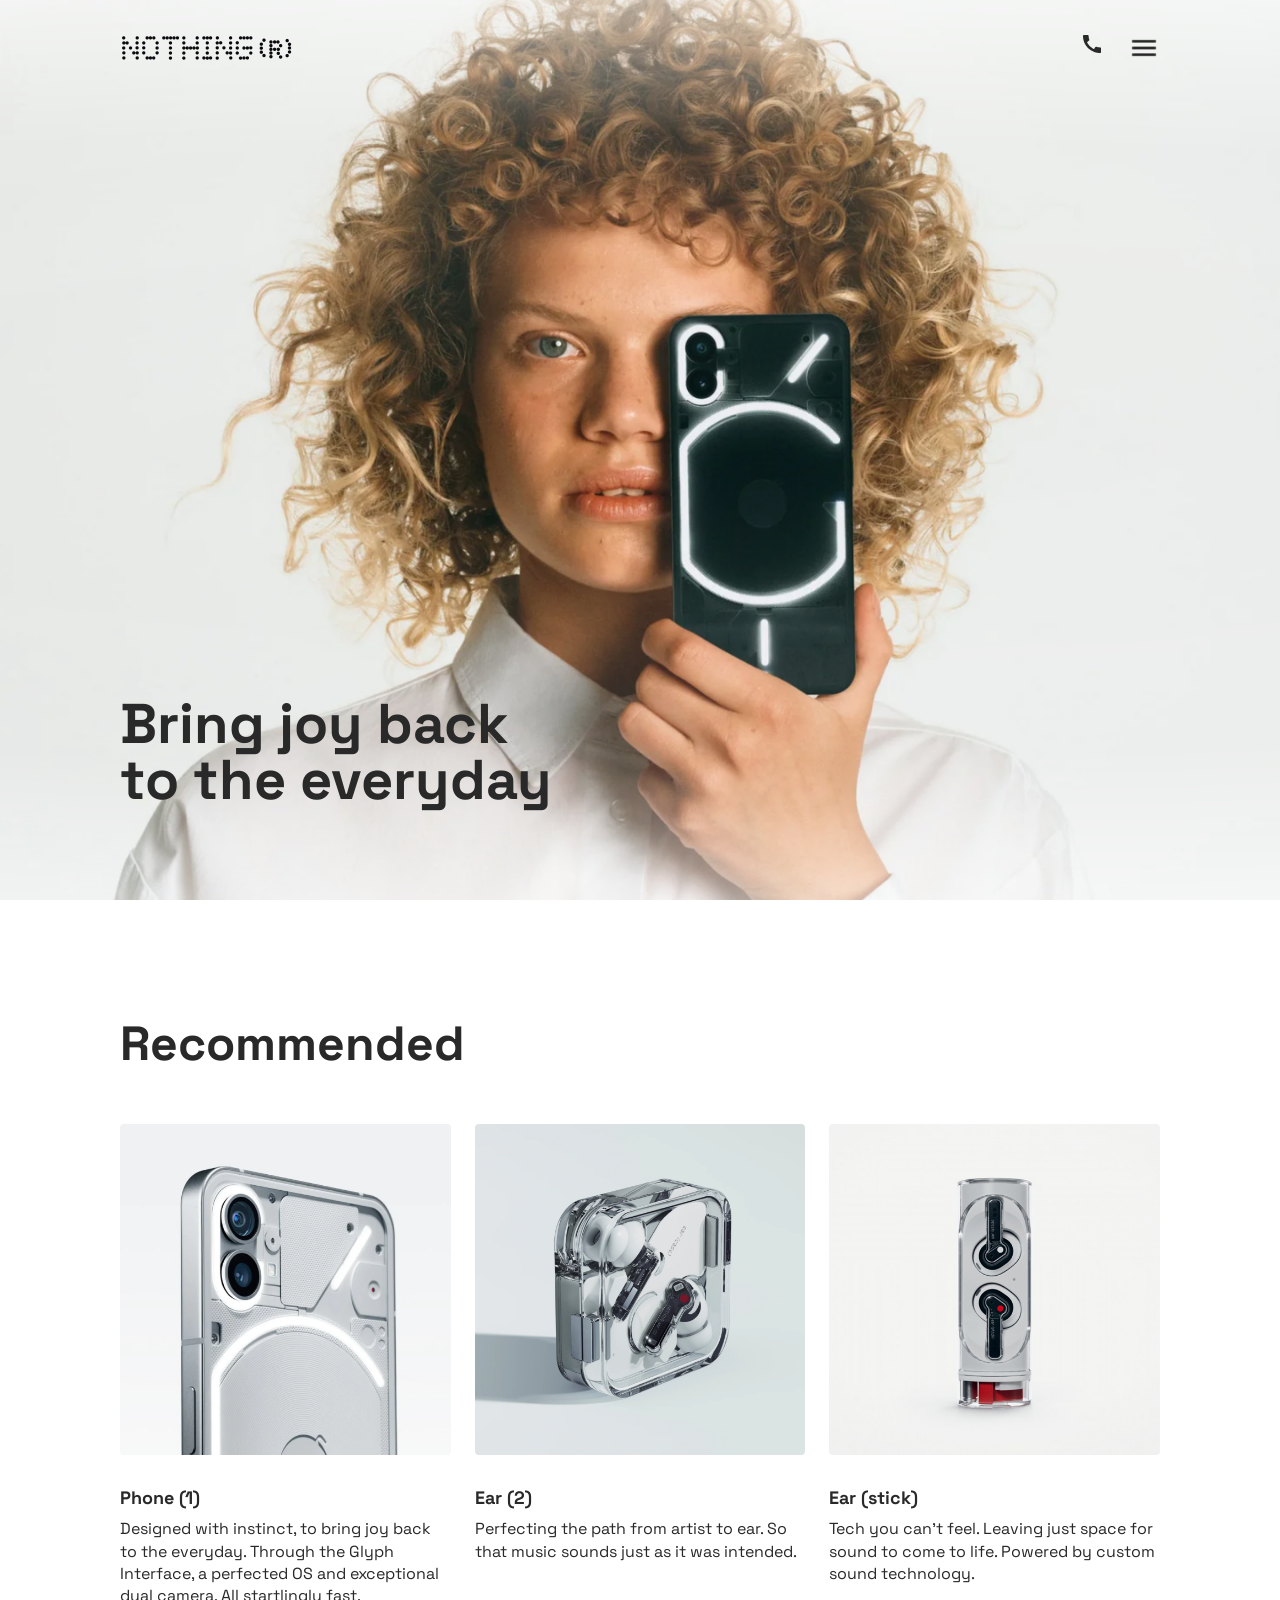
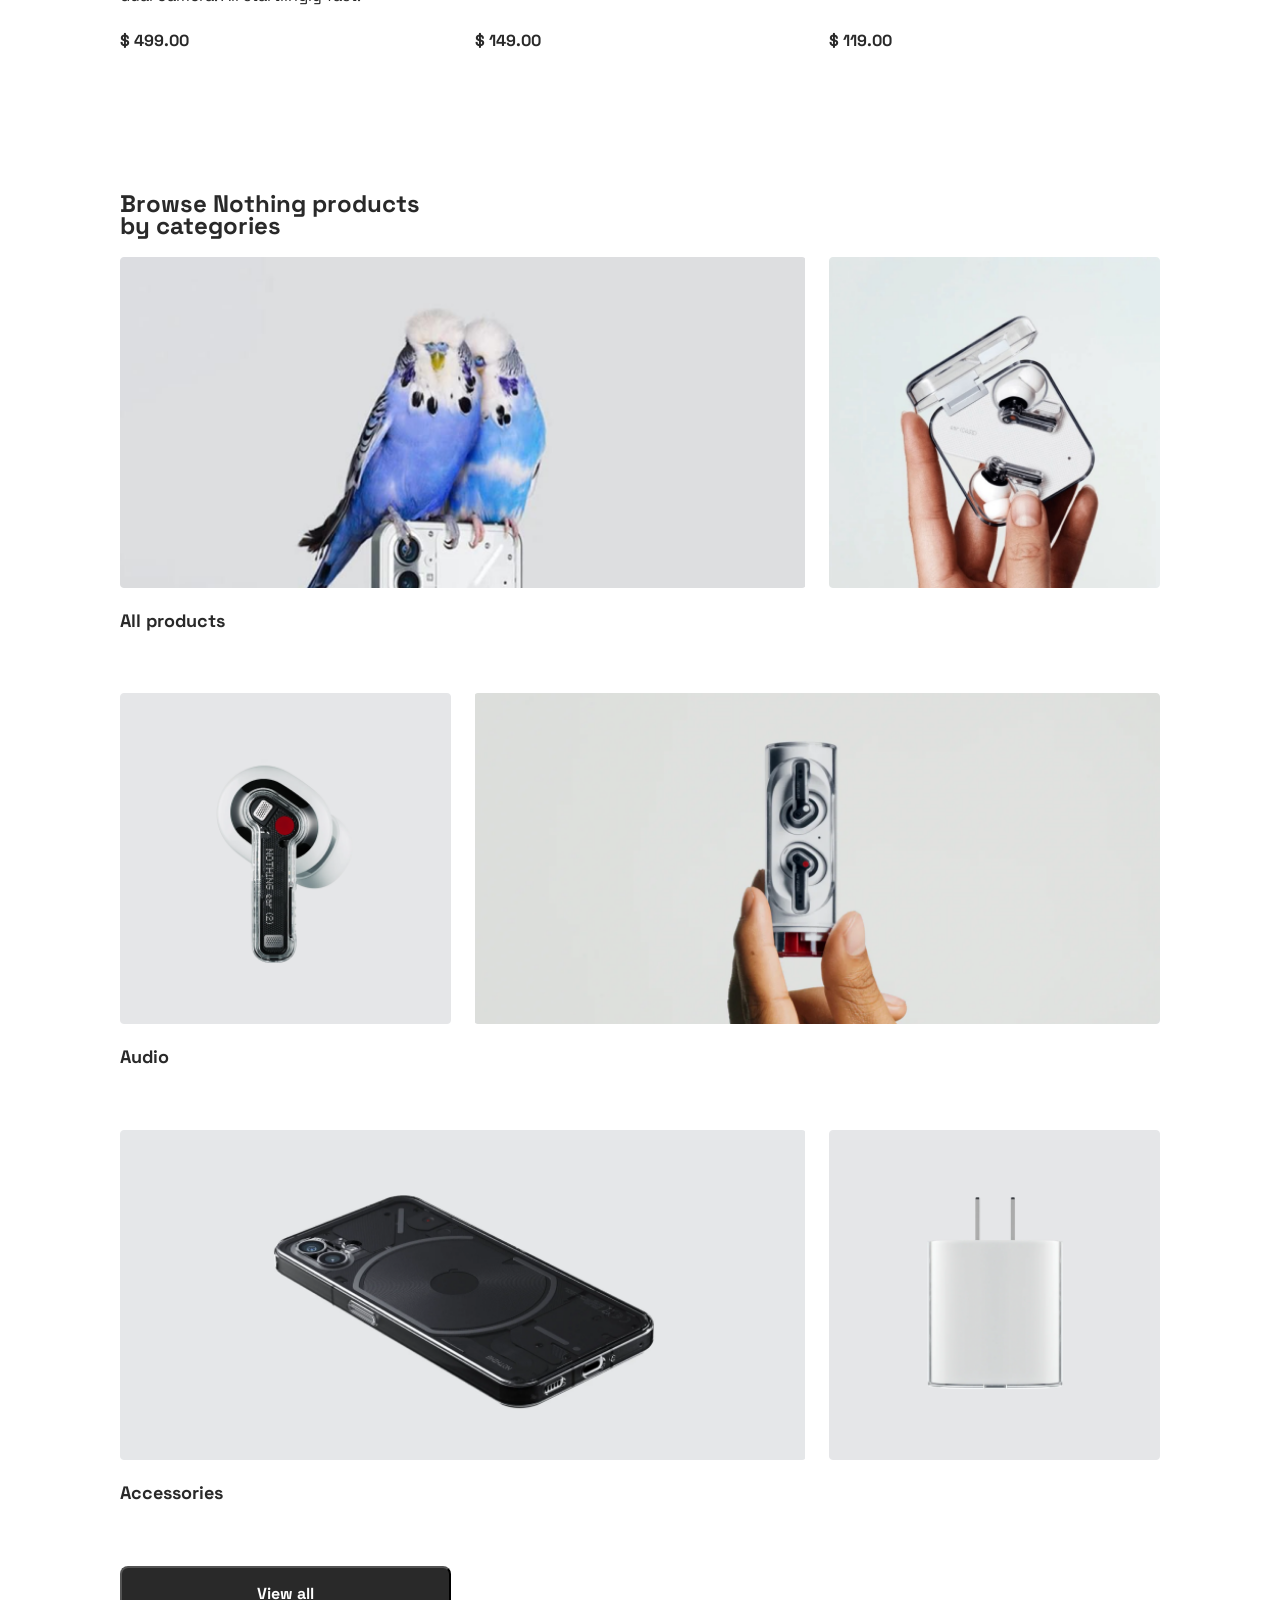
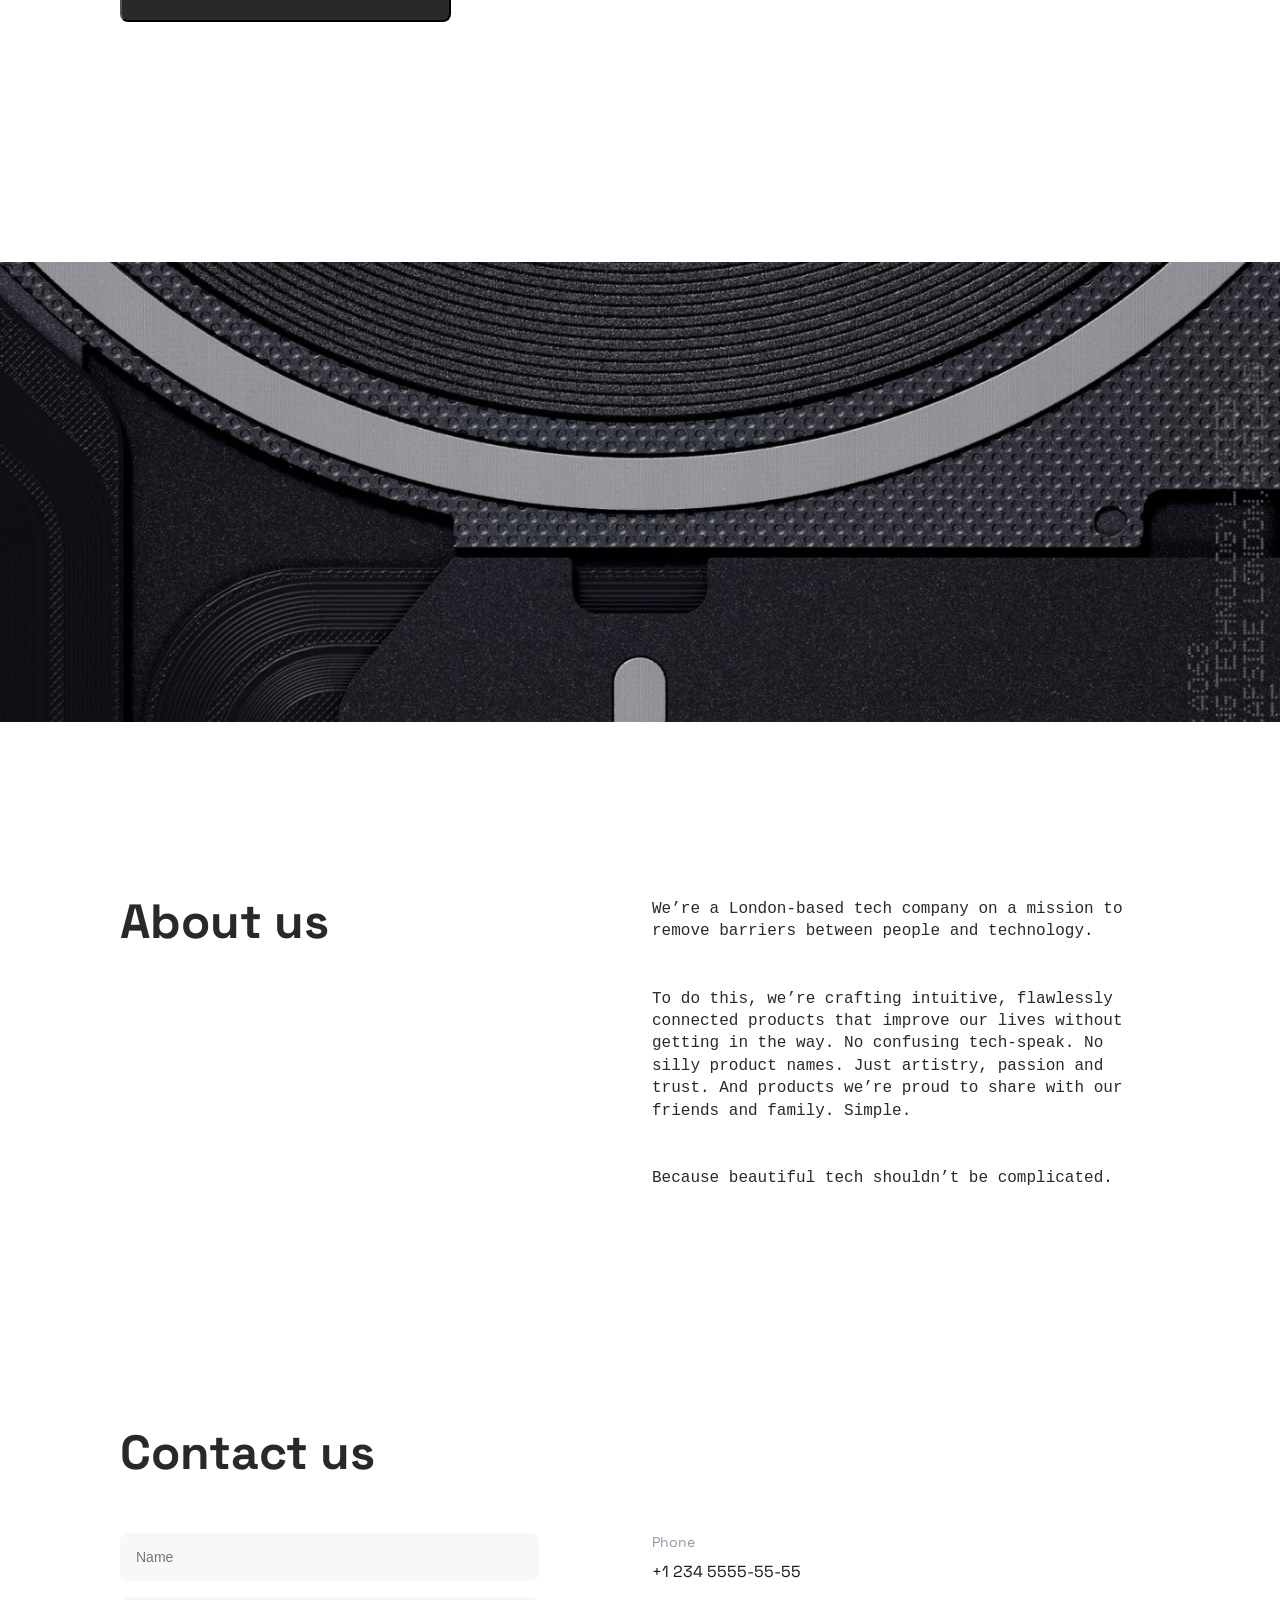
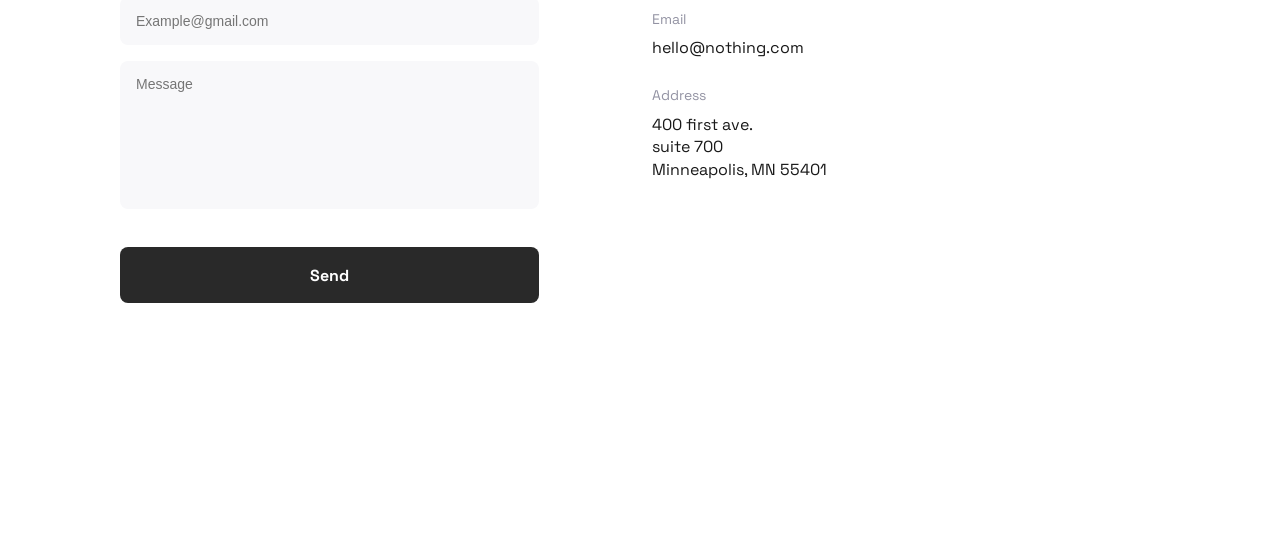
<file: index.html>
<!doctype html><html lang="en" class="page"><head><meta charset="utf-8"><meta http-equiv="X-UA-Compatible" content="IE=edge"><meta name="viewport" content="width=device-width, initial-scale=1.0"><title>Nothing</title><link rel="icon shortcut" href="favicon-nothing.7705c816.png" type="image/x-icon"><link rel="preconnect" href="https://fonts.googleapis.com"><link rel="preconnect" href="https://fonts.gstatic.com"><link rel="stylesheet" href="https://fonts.googleapis.com/css2?family=Space+Grotesk:wght@300;700;800&display=swap"><link rel="stylesheet" href="index.e7c8b26c.css"><script src="index.cabb280d.js" defer></script></head><body class="page__body"> <header class="header"> <div class="container"> <div class="header__content"> <div class="top-bar"> <a href="#" class="top-bar__logo-link"> <img src="logo-2x.de040e24.png" alt="Nothing logo" class="top-bar__logo"> </a> <div class="top-bar__icons"> <a href="tel:+1 234 5555-55-55" class="icon icon--phone"> </a> <a href="#menu" class="icon icon--menu"></a> </div> </div> <div class="header__bottom"> <h1 class="header__title"> Bring joy back <br> to the everyday </h1> </div> </div> </div> </header> <aside class="menu page__menu" id="menu"> <div class="container"> <div class="menu__top top-bar"> <a href="#" class="top-bar__logo-link"> <img src="logo-2x.de040e24.png" alt="Nothing logo" class="top-bar__logo"> </a> <a href="#" class="icon icon--close"></a> </div> <div class="menu__bottom"> <nav class="menu__nav nav"> <ul class="nav__list"> <li class="nav__item"> <a class="nav__link" href="#recommended"> Recommended </a> </li> <li class="nav__item"> <a class="nav__link" href="#store"> Store </a> </li> <li class="nav__item"> <a class="nav__link" href="#about-us"> About us </a> </li> <li class="nav__item"> <a class="nav__link" href="#contact-us"> Contact us </a> </li> </ul> </nav> <a href="tel:+1 234 5555-55-55" class="menu__phone-number"> +1 234 5555-55-55 </a> <a href="tel:+1 234 5555-55-55" class="menu__call-to-order"> Call to order </a> </div> </div> </aside> <main class="main"> <div class="container"> <div class="main__content"> <section class="recommended" id="recommended"> <h2 class="section-title section-title--recommended">Recommended</h2> <div class="recommended__products"> <article class="product recommended__product"> <img src="Phone%20(1).293723cf.png" alt="Phone (1)" class="product__photo"> <h3 class="product__title"> <a href="#" class="item-link"> Phone (1) </a> </h3> <div class="product__wrap"> <p class="product__description--desktop"> Designed with instinct, to bring joy back to the everyday. Through the Glyph Interface, a perfected OS and exceptional dual camera. All startlingly fast. </p> </div> <p class="product__price">$ 499.00</p> </article> <article class="product recommended__product"> <img src="Ear%20(2).30bbc84a.png" alt="Ear (2)" class="product__photo"> <h3 class="product__title"> <a href="#" class="item-link"> Ear (2) </a> </h3> <div class="product__wrap"> <p class="product__description--desktop"> Perfecting the path from artist to ear. So that music sounds just as it was intended. </p> </div> <p class="product__price">$ 149.00</p> </article> <article class="product recommended__product"> <img src="Ear%20(stick).486165fc.png" alt="Ear (stick)" class="product__photo"> <h3 class="product__title"> <a href="#" class="item-link"> Ear (stick) </a> </h3> <div class="product__wrap"> <p class="product__description--desktop"> Tech you can’t feel. Leaving just space for sound to come to life. Powered by custom sound technology. </p> </div> <p class="product__price">$ 119.00</p> </article> </div> </section> <section class="store" id="store"> <h2 class="section-title--store">Browse Nothing products <br> by categories</h2> <div class="store__wrapper"> <article class="store-item"> <div class="store-item__photos"> <a href="#" class="store-item__link store-item__link--wide"> <img class="store-item__photo" src="All%20products%20-%20wide.5d7d6ce6.png" alt="All products"> </a> <a href="#" class="store-item__link store-item__link--square"> <img class="store-item__photo" src="All%20products%20-%20square.2ee01a75.png" alt="All products"> </a> </div> <h3 class="store-item__title">All products</h3> </article> <article class="store-item"> <div class="store-item__photos"> <a href="#" class="store-item__link store-item__link--square"> <img class="store-item__photo" src="Audio%20-%20square.fbda9123.png" alt="Audio"> </a> <a href="#" class="store-item__link store-item__link--wide"> <img class="store-item__photo" src="Audio%20-%20wide.7222803a.png" alt="Audio"> </a> </div> <h3 class="store-item__title">Audio</h3> </article> <article class="store-item"> <div class="store-item__photos"> <a href="#" class="store-item__link store-item__link--wide"> <img class="store-item__photo" src="Accessories%20-%20wide.c9d55b01.png" alt="Accessories"> </a> <a href="#" class="store-item__link store-item__link--square"> <img class="store-item__photo" src="Accessories%20-%20square.dc70459c.png" alt="Accessories"> </a> </div> <h3 class="store-item__title">Accessories</h3> </article> <div class="store__button-wrap"> <button type="button" class="store__button--content"> View all </button> </div> </div> </section> <div class="main__bg"> <div class="main__bg--phone"></div> </div> <section class="about-us" id="about-us"> <h2 class="about-us__title section-title section-title--about"> About us </h2> <div class="about-us__description-wrap"> <p class="about-us__description"> We’re a London-based tech company on a mission to remove barriers between people and technology. </p> <br> <br> <p class="about-us__description"> To do this, we’re crafting intuitive, flawlessly connected products that improve our lives without getting in the way. No confusing tech-speak. No silly product names. Just artistry, passion and trust. And products we’re proud to share with our friends and family. Simple. </p> <br> <br> <p class="about-us__description"> Because beautiful tech shouldn’t be complicated. </p> </div> </section> <section class="contact-us" id="contact-us"> <h2 class="contact-us__title section-title section-title--contact"> Contact us </h2> <form class="contact-us__form" onsubmit="this.reset(); return false;"> <div class="contact-us__form-field contact-us__form-field--name"> <label for="name"></label> <input class="contact-us__input" type="text" id="name" name="name" placeholder="Name" required> </div> <div class="contact-us__form-field"> <label for="email"></label> <input class="contact-us__input" type="email" id="email" placeholder="Example@gmail.com" required> </div> <div class="contact-us__form-field"> <label for="message"></label> <textarea class="contact-us__input contact-us__input--message" type="text" id="message" placeholder="Message" required></textarea> </div> <div class="contact-us__button"> <button class="contact-us__button--content" type="submit"> Send </button> </div> </form> <div class="contact-us__info"> <div class="contact-us__info__items"> <div class="contact-us__info--label">Phone</div> <a href="tel:+1 234 5555-55-55" class="contact-us__info--value--phone"> +1 234 5555-55-55 </a> </div> <div class="contact-us__info__items"> <div class="contact-us__info--label">Email</div> <a href="#" class="contact-us__info--value--email"> hello@nothing.com </a> </div> <div class="contact-us__info__items contact-us__info__items--address"> <div class="contact-us__info--label">Address</div> <div class="contact-us__info--value--address"> <a href="https://www.google.com.ua/maps/place/400+N+1st+Ave+STE+700,+Minneapolis,+MN+55401" target="_blank" rel="noopener noreferrer"> 400 first ave.<br> suite 700<br> Minneapolis, MN 55401 </a> </div> </div> </div> </section> </div> </div> </main> <footer class="footer"></footer> </body></html>
</file>
<file: index.e7c8b26c.css>
.container{padding-left:20px;padding-right:20px}@media (min-width:576px){.container{padding-left:72px;padding-right:72px}}@media (min-width:1024px){.container{max-width:1600px;margin-left:auto;margin-right:auto;padding-left:120px;padding-right:120px}}.page{color:#292929;scroll-behavior:smooth;font-family:Space Grotesk,sans-serif;font-size:16px;line-height:22.4px;overflow-x:hidden}.page__body{min-width:320px;margin:0;position:relative}.page__menu{opacity:0;pointer-events:none;width:100%;transition:all .3s;position:fixed;top:0;left:0;right:0;transform:translate(-100%)}.page__menu:target{opacity:1;pointer-events:all;transform:translate(0)}.page:has(.page__menu:target){overflow:hidden}.header{background-image:url(header-bg.4efab7ed.png);background-position:50%;background-size:cover}.header__content{-ms-flex-direction:column;flex-direction:column;-ms-flex-pack:justify;justify-content:space-between;height:100vh;display:-ms-flexbox;display:flex}.header__title{width:100%;margin:0;font-family:Space Grotesk,sans-serif;font-size:36px;font-weight:700;line-height:36px}@media (min-width:576px){.header__title{font-size:48px;line-height:48px}}@media (min-width:1024px){.header__title{font-size:56px;line-height:56px}}.header__bottom{padding-bottom:40px}@media (min-width:576px){.header__bottom{padding-bottom:65px}}@media (min-width:1024px){.header__bottom{padding-bottom:92px}}.top-bar{-ms-flex-pack:justify;justify-content:space-between;-ms-flex-align:center;align-items:center;padding-top:24px;padding-bottom:24px;display:-ms-flexbox;display:flex}@media (min-width:576px){.top-bar{padding-top:32px;padding-bottom:32px}}.top-bar__icons{gap:24px;display:-ms-flexbox;display:flex}.top-bar__logo-link{display:-ms-flexbox;display:flex}.top-bar__logo{height:16px;transition:transform .3s}.top-bar__logo:hover{transform:scale(1.2)}@media (min-width:576px){.top-bar__logo{height:24px}}.icon{cursor:pointer;background-position:50%;background-size:cover;width:24px;height:24px;transition:transform .3s;display:block}.icon:hover{cursor:url(cursor-mouse-mice.62952a0c.png),auto;transform:scale(1.2)}@media (min-width:576px){.icon{width:32px;height:32px}}.icon--phone{background-image:url(icon-phone.551a8fc1.png);background-position:50%;background-repeat:no-repeat;background-size:contain;width:24px;height:24px;text-decoration:none;display:block;position:relative}.icon--phone:hover{transform:scale(1.2)}@media (min-width:1024px){.icon--phone:hover:before{content:"+1 234 555-55-55";color:#292929;letter-spacing:2px;text-align:left;width:200px;height:40px;margin-left:-150px;font-size:12px;font-weight:700;line-height:32px;text-decoration:none;display:block}}.icon--menu{background-image:url(icon-burger-menu.f40d956e.png)}.icon--menu:hover{background-image:url(icon-burger-menu-hover.24b5ee83.png)}.icon--close{background-image:url(icon-close.994afd48.png)}.nav__list{-ms-flex-direction:column;flex-direction:column;gap:32px;margin:0;padding:0;list-style:none;display:-ms-flexbox;display:flex}.nav__link{color:inherit;letter-spacing:2px;font-size:22px;line-height:22px;text-decoration:none;position:relative}.nav__link:after{content:"";transform-origin:0;background-color:#292929;width:100%;height:1px;transition:transform .3s;display:block;position:absolute;bottom:-8px;transform:scale(0)}.nav__link:hover:after{transform:scale(1)}.menu{box-sizing:border-box;background-color:#e5e6e8;height:100vh;font-weight:700;overflow:auto}.menu__top{z-index:1;background-color:#e5e5e5;margin-bottom:32px;position:sticky;top:0}@media (min-width:576px){.menu__top{margin-bottom:0}}.menu__nav{margin-bottom:48px}.menu__phone-number{color:inherit;margin-bottom:16px;font-size:16px;line-height:22.4px;text-decoration:none;display:block}.menu__call-to-order{letter-spacing:2px;color:inherit;text-transform:uppercase;border-bottom:1px solid #292929;width:-moz-fit-content;width:fit-content;padding-bottom:4px;font-size:16px;line-height:22.4px;text-decoration:none;display:block}.main__content{row-gap:96px;padding-top:96px;padding-bottom:96px;display:grid}@media (min-width:576px){.main__content{row-gap:120px;padding-top:120px;padding-bottom:120px}}.main__bg{margin:0 -20px;padding-top:96px}@media (min-width:576px){.main__bg{margin:0 -72px;padding-top:120px}}@media (min-width:1024px){.main__bg{margin:0 -120px}}.main__bg--phone{background-image:url(after-store-items.a20826cd.png);background-position:50%;background-repeat:no-repeat;background-size:cover;width:100%;height:200px}@media (min-width:576px){.main__bg--phone{height:460px}}.product__photo{cursor:pointer;border-radius:4px;width:100%;transition:transform .3s}.product__photo:hover{cursor:url(cursor-mouse-mice.62952a0c.png),auto;transform:scale(1.08)}.product__title{text-align:left;color:#292929;margin-top:24px;margin-bottom:8px;font-family:Space Grotesk,sans-serif;font-size:18px;font-weight:700;line-height:25.2px}.product__wrap{-ms-flex-direction:column;flex-direction:column;-ms-flex-line-pack:end;align-content:flex-end;display:-ms-flexbox;display:flex}.product__description{text-align:left;color:#292929;margin:0;font-family:Space Mono,monospace;font-size:16px;font-weight:400;line-height:22.4px}.product__description--desktop{height:88px;margin-bottom:12px}.product__price{margin:12px 0 0;font-family:Space Grotesk,sans-serif;font-size:16px;font-weight:700;line-height:22.4px}.recommended__products{--columns:2;grid-template-columns:repeat(var(--columns),1fr);gap:40px 20px;display:grid}@media (min-width:576px){.recommended__products{--columns:6;column-gap:24px}}@media (min-width:1024px){.recommended__products{--columns:12;column-gap:24px}}.recommended__product{grid-column:1/-1;transition:transform .3s}@media (min-width:576px){.recommended__product{grid-column:2/-2}}@media (min-width:1024px){.recommended__product{grid-column:span 4}}.item-link{color:#292929;text-decoration:none}.about-us{--columns:2;grid-template-columns:repeat(var(--columns),1fr);gap:0;display:grid}@media (min-width:576px){.about-us{--columns:6;column-gap:24px}}@media (min-width:1024px){.about-us{--columns:12;column-gap:24px}}@media (min-width:576px){.about-us{margin-top:56px}}.about-us__title{grid-column:1/-1}@media (min-width:576px){.about-us__title{grid-column:1/4}}@media (min-width:1024px){.about-us__title{grid-column:1/4}}.about-us__description-wrap{text-align:left;color:#292929;grid-column:1/-1;font-family:Space Mono,monospace;font-size:16px;font-weight:400;line-height:22.4px}@media (min-width:576px){.about-us__description-wrap{grid-column:4/7}}@media (min-width:1024px){.about-us__description-wrap{grid-column:7/13}}.about-us__description-wrap__description{-ms-flex-direction:column;flex-direction:column;gap:22px;display:-ms-flexbox;display:flex}p{margin:0}.section-title{text-align:left;margin:0 0 48px;font-family:Space Grotesk,sans-serif;font-size:32px;font-weight:700;line-height:100%}@media (min-width:576px){.section-title{margin-bottom:56px;font-size:40px}}@media (min-width:1024px){.section-title{font-size:48px}}.section-title--recommended{grid-column:1/-1}@media (min-width:576px){.section-title--recommended{grid-column:1/6}}@media (min-width:1024px){.section-title--recommended{grid-column:1/7}}.section-title--store{grid-column:1/-1}@media (min-width:576px){.section-title--store{grid-column:1/6}}@media (min-width:1024px){.section-title--store{grid-column:1/8}}.section-title--about{margin-top:48px;margin-bottom:24px}@media (min-width:576px){.section-title--about{margin-top:0;margin-bottom:0}}.section-title--contact{margin-top:104px}@media (min-width:576px){.section-title--contact{margin-top:120px}}@media (min-width:1024px){.section-title--contact{margin-top:120px}}.store__wrapper{row-gap:40px;display:grid}@media (min-width:576px){.store__wrapper{row-gap:56px}}.store__button-wrap{cursor:pointer;--columns:2;grid-template-columns:repeat(var(--columns),1fr);column-gap:20px;transition:transform .3s;display:grid}.store__button-wrap:hover{cursor:url(cursor-mouse-mice.62952a0c.png),auto;transform:scale(1.08)}@media (min-width:576px){.store__button-wrap{--columns:6;column-gap:24px}}@media (min-width:1024px){.store__button-wrap{--columns:12;column-gap:24px}}.store__button--content{color:#fff;text-align:center;background:#292929;border-radius:8px;grid-column:span 2;width:100%;height:56px;margin:0;font-family:Space Grotesk,sans-serif;font-size:16px;font-weight:700;line-height:27px}@media (min-width:576px){.store__button--content{grid-column:span 6}}@media (min-width:1024px){.store__button--content{grid-column:span 4}}.store__button--content:hover{color:#292929;background:#f8f8fa;border:2px solid #f0f1f4}.store__button--content:active{color:#fff;background:#111}.store-item__photos{--columns:2;grid-template-columns:repeat(var(--columns),1fr);column-gap:20px;display:grid}@media (min-width:576px){.store-item__photos{--columns:6;column-gap:24px}}@media (min-width:1024px){.store-item__photos{--columns:12;column-gap:24px}}.store-item__photo{object-fit:cover;width:100%;height:100%;transition:transform .3s;position:absolute}.store-item__link{cursor:pointer;transition:transform .3s;position:relative}.store-item__link:hover{cursor:url(cursor-mouse-mice.62952a0c.png),auto;transform:scale(1.05)}@media (min-width:576px){.store-item__link--wide{grid-column:span 4}}@media (min-width:1024px){.store-item__link--wide{grid-column:span 8}}.store-item__link--square{height:0;padding-bottom:100%}@media (min-width:576px){.store-item__link--square{grid-column:span 2}}@media (min-width:1024px){.store-item__link--square{grid-column:span 4}}.store-item__title{margin:16px 0 0;font-family:Space Grotesk,sans-serif;font-size:18px;font-weight:700;line-height:25.2px}@media (min-width:576px){.store-item__title{size:24px;line-height:33.6px}}.contact-us{--columns:2;grid-template-columns:repeat(var(--columns),1fr);gap:0;display:grid}@media (min-width:576px){.contact-us{--columns:6;column-gap:24px}}@media (min-width:1024px){.contact-us{--columns:12;column-gap:24px}}.contact-us__title{grid-column:1/-1}@media (min-width:576px){.contact-us__title{grid-column:1/-1}}@media (min-width:1024px){.contact-us__title{grid-column:1/7}}.contact-us__form{grid-column:1/-1}@media (min-width:576px){.contact-us__form{grid-column:1/-1}}@media (min-width:1024px){.contact-us__form{grid-column:1/6}}.contact-us__form-field{margin-top:16px}.contact-us__form-field--name{margin-top:0}.contact-us__input{box-sizing:border-box;text-align:left;color:#7e7e83;background-color:#f8f8fa;border:0;border-radius:8px;grid-column:1/-1;width:100%;height:48px;padding-left:16px;font-family:Space Mono,sans-serif;font-size:14px;font-weight:400;line-height:19.6px}@media (min-width:1024px){.contact-us__input{grid-column:span 5}}.contact-us__input:hover{color:#292929;border:1px solid #d5d7de}.contact-us__input:active{color:#292929;border:1px solid #292929}.contact-us__input--message{resize:none;color:#7e7e83;background-color:#f8f8fa;border:0;border-radius:8px;width:100%;height:148px;padding-top:14px;font-family:Space Mono,sans-serif;font-size:14px;font-weight:400}.contact-us__button{--columns:2;grid-template-columns:repeat(var(--columns),1fr);grid-template-columns:1fr;-ms-flex-pack:center;justify-content:center;-ms-flex-align:center;align-items:center;gap:40px 20px;width:100%;margin:0;display:grid}@media (min-width:576px){.contact-us__button{--columns:6;column-gap:24px}}@media (min-width:1024px){.contact-us__button{--columns:12;column-gap:24px}}.contact-us__button--content{color:#fff;text-align:center;cursor:pointer;background-color:#292929;border:0;border-radius:8px;gap:0;height:56px;margin-top:32px;margin-bottom:48px;padding:0;font-family:Space Grotesk,sans-serif;font-size:16px;font-weight:700;line-height:27px;transition:transform .3s}@media (min-width:576px){.contact-us__button--content{margin-bottom:80px}}@media (min-width:1024px){.contact-us__button--content{margin-bottom:120px}}.contact-us__button--content:hover{cursor:url(cursor-mouse-mice.62952a0c.png),auto;color:#292929;background:#f8f8fa;border:2px solid #f0f1f4;transform:scale(1.05)}.contact-us__button--content:active{color:#fff;background:#111}.contact-us__info{--columns:2;grid-template-columns:repeat(var(--columns),1fr);grid-column:1/-1;grid-template-columns:1fr;column-gap:20px;display:grid}@media (min-width:576px){.contact-us__info{--columns:6;column-gap:24px}}@media (min-width:1024px){.contact-us__info{--columns:12;column-gap:24px}}@media (min-width:576px){.contact-us__info{grid-column:span 4}}@media (min-width:1024px){.contact-us__info{grid-column:7/13}}.contact-us__info__items{text-align:left;margin-bottom:24px;font-weight:400}.contact-us__info__items--address{margin-bottom:64px}@media (min-width:576px){.contact-us__info__items--address{margin-bottom:120px}}@media (min-width:1024px){.contact-us__info__items--address{margin-bottom:240px}}.contact-us__info--label{color:#9393a3;margin-bottom:8px;font-family:Space Grotesk,sans-serif;font-size:14px;line-height:19.6px}.contact-us__info--value{color:#191919;font-family:Space Mono,sans-serif;font-size:14px;line-height:22.4px}.contact-us__info--value--phone{color:#191919;text-decoration:none}.contact-us__info--value--phone:hover{color:#292929}.contact-us__info--value--email{color:#191919;text-decoration:none}.contact-us__info--value--email:hover{color:#292929}.contact-us__info--value--address a{color:#191919;text-decoration:none}.contact-us__info--value--address a:hover{color:#292929}.container{padding:0 20px}@media (min-width:576px){.container{padding:0 72px}}@media (min-width:1024px){.container{padding:0 120px}}.footer{z-index:-1;width:100%;height:50px;position:fixed;bottom:0;left:0}
/*# sourceMappingURL=index.e7c8b26c.css.map */
</file>
